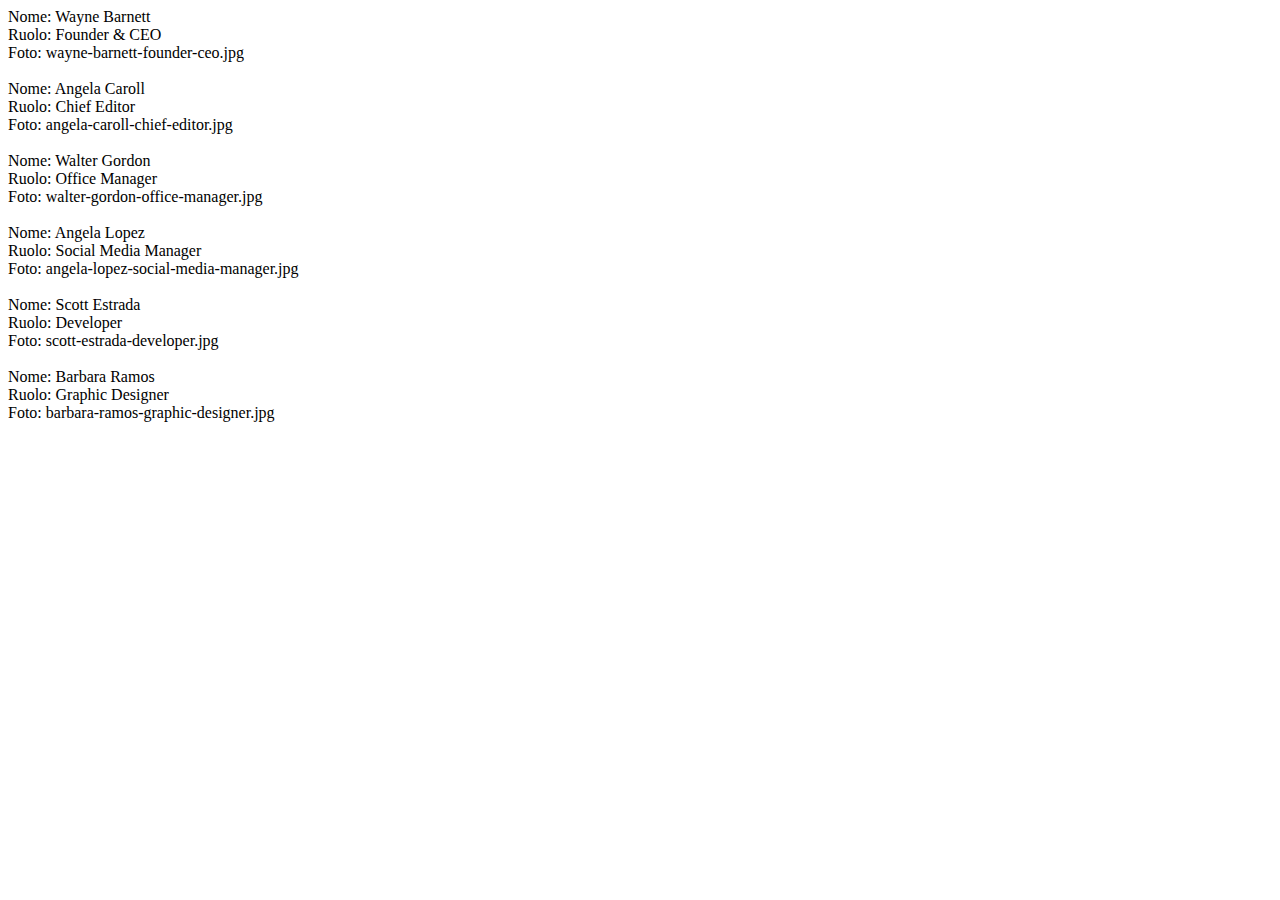
<file: index.html>
<!DOCTYPE html>
<html lang="it">
<head>
  <meta charset="UTF-8">
  <meta http-equiv="X-UA-Compatible" content="IE=edge">
  <meta name="viewport" content="width=device-width, initial-scale=1.0">
  <title>Our team</title>
  <script src="./js/main.js" defer></script>
</head>
<body>
  <div class="container">
    <div class="row">
      <div class="col"></div>
    </div>
  </div>
</body>
</html>
</file>
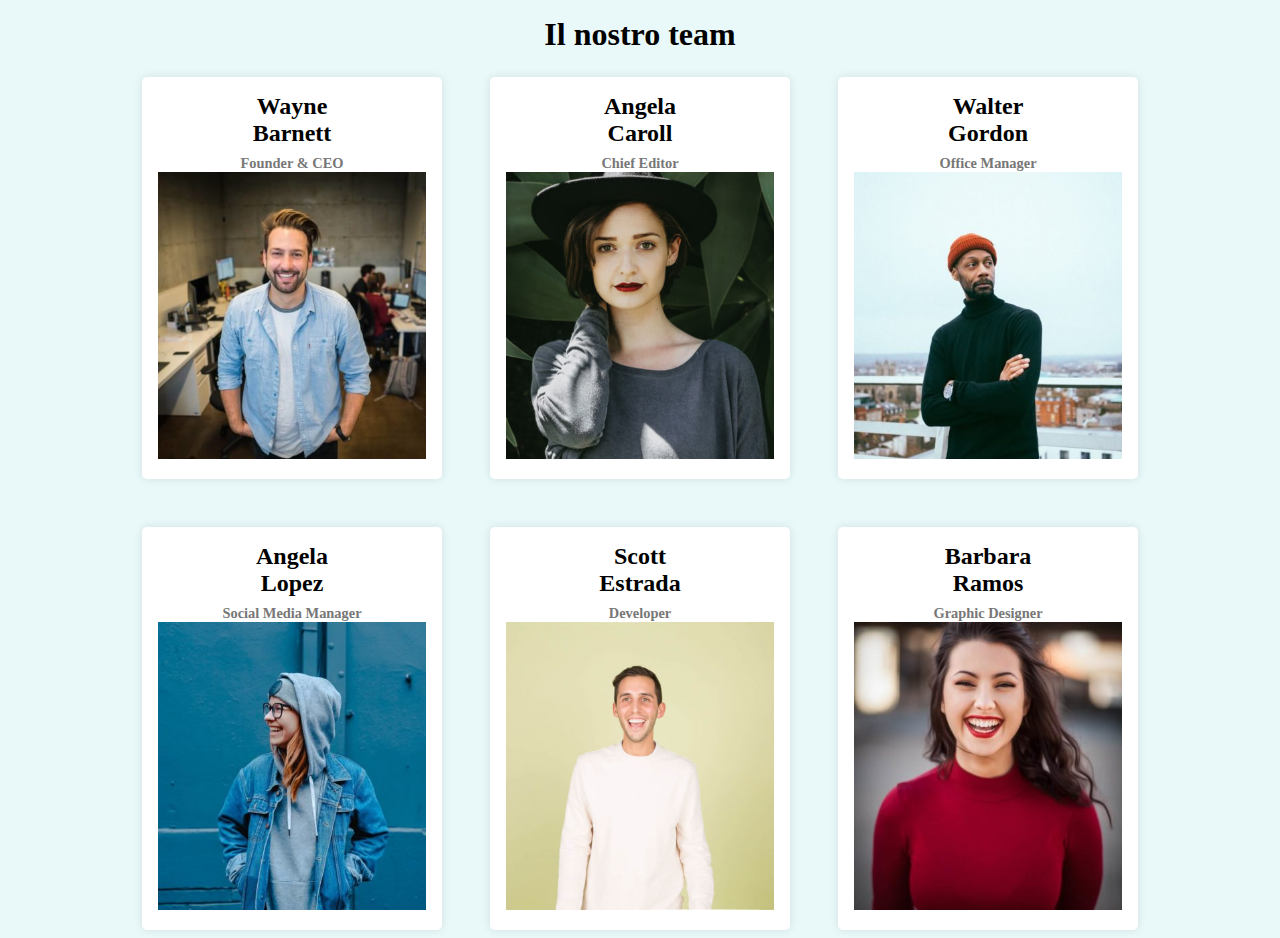
<file: bonus/index.html>
<!DOCTYPE html>
<html lang="it">
<head>
  <meta charset="UTF-8">
  <meta http-equiv="X-UA-Compatible" content="IE=edge">
  <meta name="viewport" content="width=device-width, initial-scale=1.0">
  <title>Our team</title>
  <link rel="stylesheet" href="../assets/css/style.css">
  <script src="../bonus/js/main.js" defer></script>
</head>
<body>

  <div class="container">

    <h1>Il nostro team</h1>
    
</div>

</body>
</html>
</file>
<file: assets/css/style.css>
:root {
  --body: #e9f9f9;
  --box-shadow: #0000001a;
  --card: #777;
  --light: #ffffff;
}

/* Css reset */
* {
  margin: 0;
  padding: 0;
  box-sizing: border-box;
}

body {
  background-color: var(--body);
}

h1 {
  text-align: center;
  margin: 1rem;
}

img {
  max-width: 100%;
}

.container {
  width: 80%;
  max-width: 1152px;
  margin: auto;
}

.row {
  display: flex;
  flex-wrap: wrap;
  justify-content: center;
}

.col {
  width: 100%;
  max-width: 300px;
  margin: 0.5rem;
}

.card {
  background-color: var(--light);
  box-shadow: 0 0 10px var(--box-shadow);
  border-radius: 5px;
  padding: 1rem;
  text-align: center;
}

.card h2 {
  font-size: 1.5rem;
  margin-bottom: 0.5rem;
}

.card h3 {
  font-size: 0.9rem;
  color: var(--card);
}

/* Utilizzo delle media query per il CSS responsive */

/* Tablet */
@media screen and (min-width: 576px) {
  .row {
    gap: 2rem;
  }
}

/* Desktop */
@media screen and (min-width: 992px) {
  .col {
    width: calc((100% / 3) - 1rem);
  }
}
</file>
